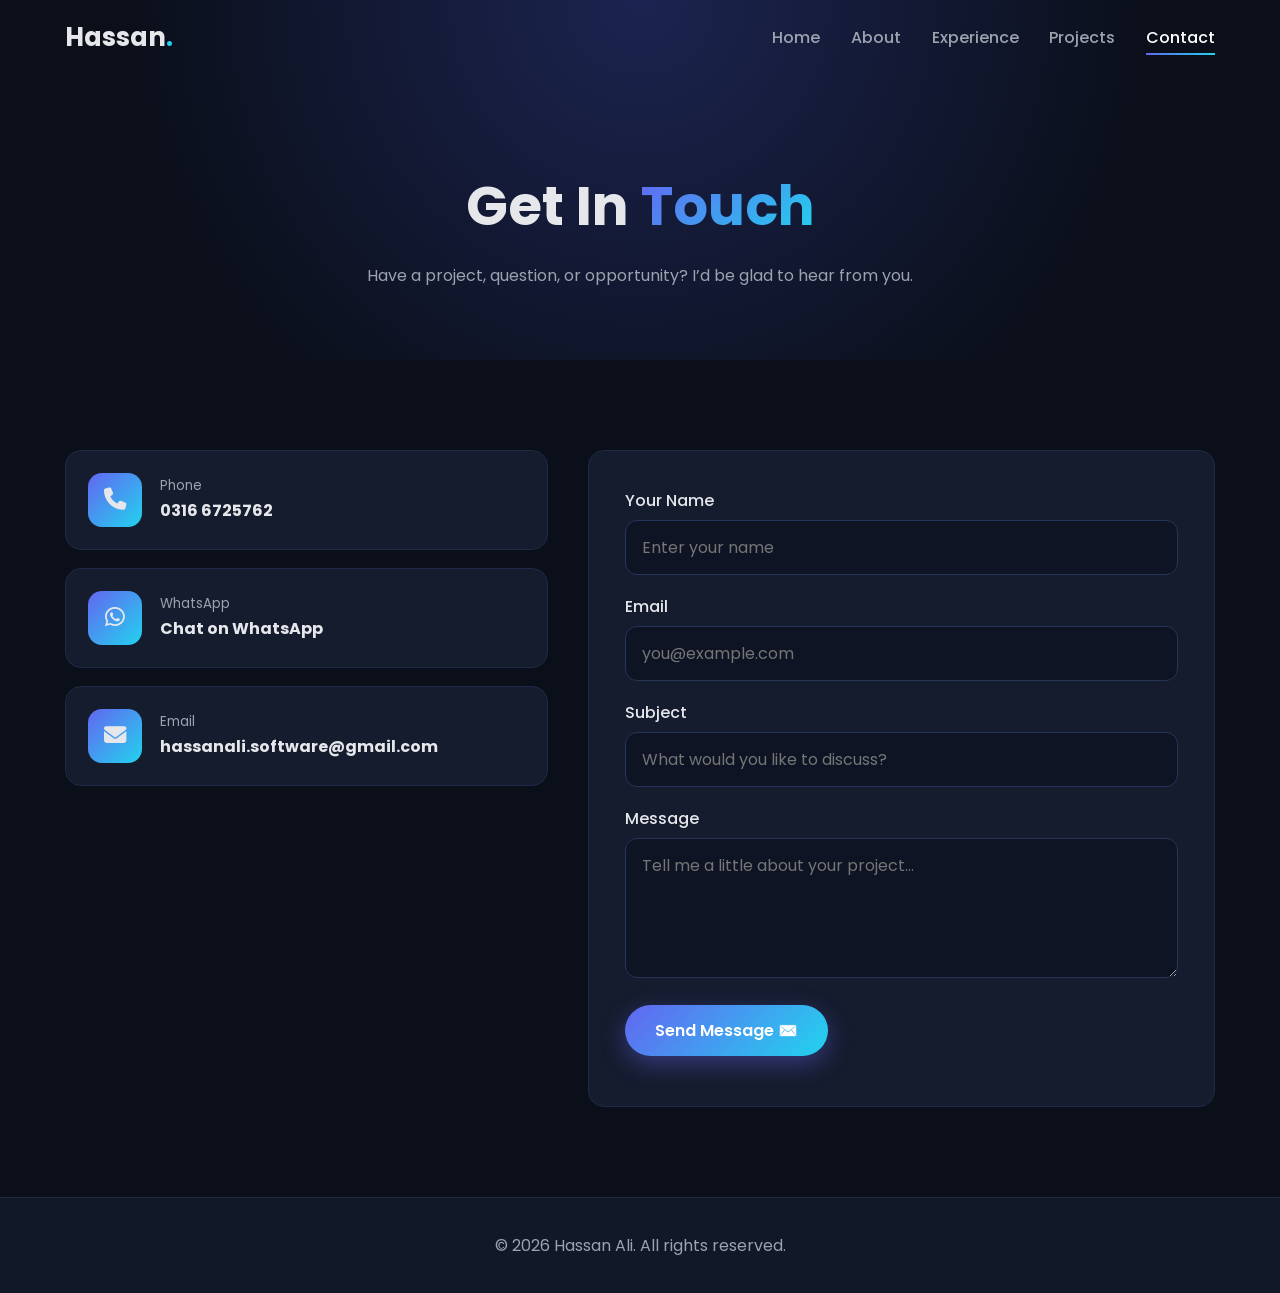
<file: portfolio/contact.html>
<!DOCTYPE html>
<html lang="en">
<head>
<meta charset="UTF-8">
<meta name="viewport" content="width=device-width, initial-scale=1.0">
<title>Contact | Hassan Ali</title>
<meta name="description" content="Contact Hassan Ali to discuss a web development project, collaboration, or opportunity.">
<link rel="preconnect" href="https://fonts.googleapis.com">
<link href="https://fonts.googleapis.com/css2?family=Poppins:wght@300;400;500;600;700;800&display=swap" rel="stylesheet">
<link rel="stylesheet" href="https://cdnjs.cloudflare.com/ajax/libs/font-awesome/6.5.1/css/all.min.css">
<link rel="stylesheet" href="css/style.css">
</head>
<body>
<div id="loader"><div class="spinner"></div></div>
<div id="progress"></div>

<header>
  <nav class="container">
    <a href="index.html" class="logo">Hassan<span>.</span></a>
    <ul class="nav-links" id="primary-navigation">
      <li><a href="index.html">Home</a></li>
      <li><a href="about.html">About</a></li>
      <li><a href="experience.html">Experience</a></li>
      <li><a href="projects.html">Projects</a></li>
      <li><a href="contact.html" class="active">Contact</a></li>
    </ul>
    <button class="menu-btn" aria-label="Open menu" aria-expanded="false" aria-controls="primary-navigation">☰</button>
  </nav>
</header>

<div class="page-hero">
  <div class="container">
    <h1>Get In <span class="gradient-text">Touch</span></h1>
    <p>Have a project, question, or opportunity? I’d be glad to hear from you.</p>
  </div>
</div>

<section>
  <div class="container contact-grid">
    <div class="reveal left">
      <a class="c-item" href="tel:+923166725762"><div class="ic"><i class="fa-solid fa-phone"></i></div><div><small>Phone</small><b>0316 6725762</b></div></a>
      <a class="c-item" href="https://wa.me/923166725762" target="_blank" rel="noopener"><div class="ic"><i class="fa-brands fa-whatsapp"></i></div><div><small>WhatsApp</small><b>Chat on WhatsApp</b></div></a>
      <a class="c-item" href="mailto:hassanali.software@gmail.com"><div class="ic"><i class="fa-solid fa-envelope"></i></div><div><small>Email</small><b>hassanali.software@gmail.com</b></div></a>
    </div>

    <form id="contactForm" class="reveal right">
      <div class="field"><label for="name">Your Name</label><input id="name" name="name" type="text" required placeholder="Enter your name"></div>
      <div class="field"><label for="email">Email</label><input id="email" name="email" type="email" required placeholder="you@example.com"></div>
      <div class="field"><label for="subject">Subject</label><input id="subject" name="subject" type="text" placeholder="What would you like to discuss?"></div>
      <div class="field"><label for="message">Message</label><textarea id="message" name="message" required placeholder="Tell me a little about your project..."></textarea></div>
      <button class="btn btn-primary" type="submit">Send Message ✉️</button>
      <p id="formMsg" role="status" aria-live="polite"></p>
    </form>
  </div>
</section>

<footer><div class="container">© 2026 Hassan Ali. All rights reserved.</div></footer>
<button id="toTop" aria-label="Back to top">↑</button>
<script src="js/main.js"></script>
</body>
</html>
</file>
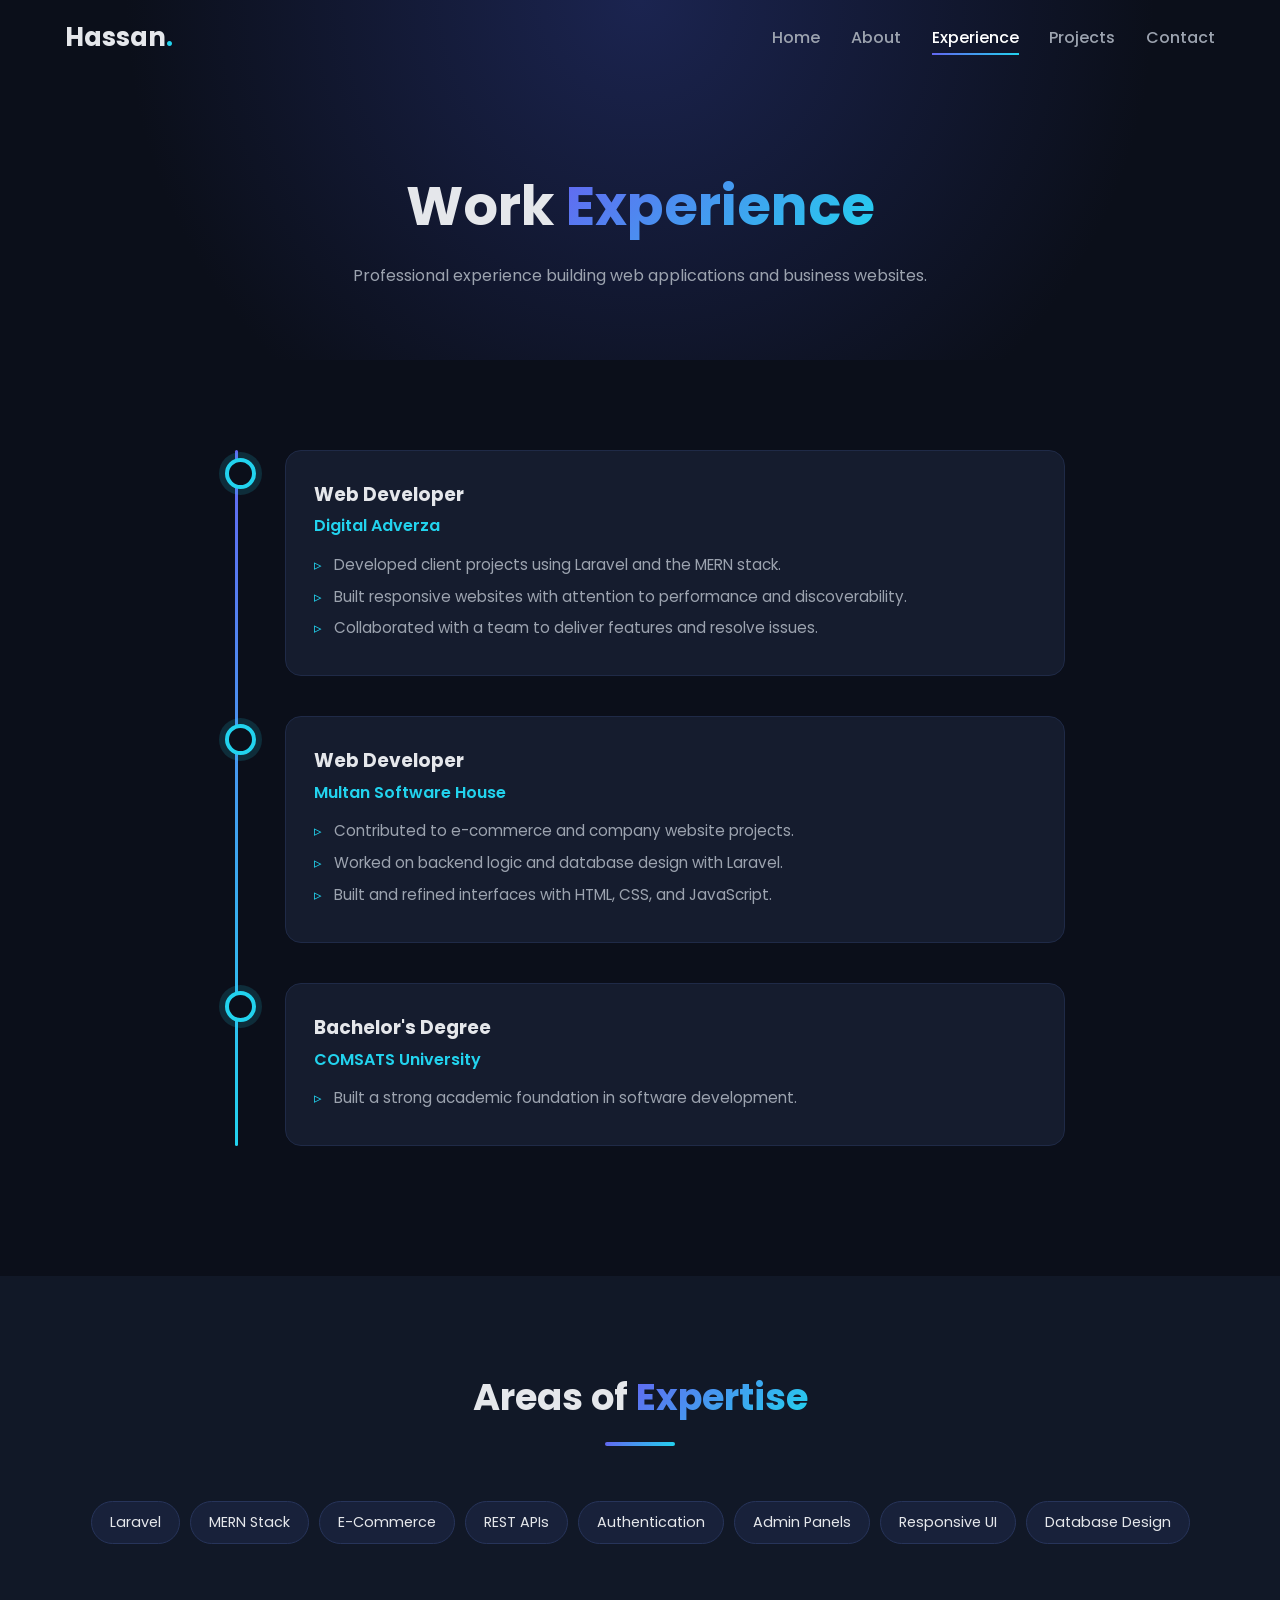
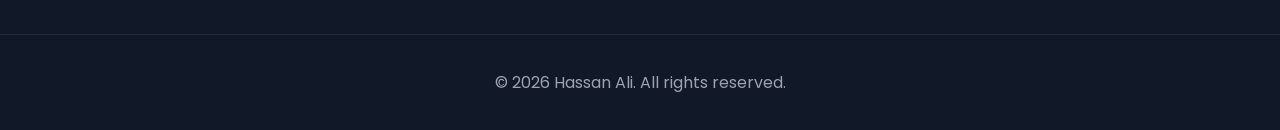
<file: portfolio/experience.html>
<!DOCTYPE html>
<html lang="en">
<head>
<meta charset="UTF-8">
<meta name="viewport" content="width=device-width, initial-scale=1.0">
<title>Experience | Hassan Ali</title>
<meta name="description" content="Explore Hassan Ali's professional web development experience with Laravel and the MERN stack.">
<link rel="preconnect" href="https://fonts.googleapis.com">
<link href="https://fonts.googleapis.com/css2?family=Poppins:wght@300;400;500;600;700;800&display=swap" rel="stylesheet">
<link rel="stylesheet" href="https://cdnjs.cloudflare.com/ajax/libs/font-awesome/6.5.1/css/all.min.css">
<link rel="stylesheet" href="css/style.css">
</head>
<body>
<div id="loader"><div class="spinner"></div></div>
<div id="progress"></div>

<header>
  <nav class="container">
    <a href="index.html" class="logo">Hassan<span>.</span></a>
    <ul class="nav-links" id="primary-navigation">
      <li><a href="index.html">Home</a></li>
      <li><a href="about.html">About</a></li>
      <li><a href="experience.html" class="active">Experience</a></li>
      <li><a href="projects.html">Projects</a></li>
      <li><a href="contact.html">Contact</a></li>
    </ul>
    <button class="menu-btn" aria-label="Open menu" aria-expanded="false" aria-controls="primary-navigation">☰</button>
  </nav>
</header>

<div class="page-hero">
  <div class="container">
    <h1>Work <span class="gradient-text">Experience</span></h1>
    <p>Professional experience building web applications and business websites.</p>
  </div>
</div>

<section>
  <div class="container">
    <div class="timeline">
      <div class="t-item reveal">
        <div class="t-card">
          <h3>Web Developer</h3>
          <div class="company">Digital Adverza</div>
          <ul>
            <li>Developed client projects using Laravel and the MERN stack.</li>
            <li>Built responsive websites with attention to performance and discoverability.</li>
            <li>Collaborated with a team to deliver features and resolve issues.</li>
          </ul>
        </div>
      </div>
      <div class="t-item reveal">
        <div class="t-card">
          <h3>Web Developer</h3>
          <div class="company">Multan Software House</div>
          <ul>
            <li>Contributed to e-commerce and company website projects.</li>
            <li>Worked on backend logic and database design with Laravel.</li>
            <li>Built and refined interfaces with HTML, CSS, and JavaScript.</li>
          </ul>
        </div>
      </div>
      <div class="t-item reveal">
        <div class="t-card">
          <h3>Bachelor's Degree</h3>
          <div class="company">COMSATS University</div>
          <ul>
            <li>Built a strong academic foundation in software development.</li>
          </ul>
        </div>
      </div>
    </div>
  </div>
</section>

<section style="background:var(--bg2)">
  <div class="container">
    <div class="sec-title reveal"><h2>Areas of <span class="gradient-text">Expertise</span></h2><div class="line"></div></div>
    <div class="tags reveal" style="justify-content:center">
      <span>Laravel</span><span>MERN Stack</span><span>E-Commerce</span><span>REST APIs</span><span>Authentication</span><span>Admin Panels</span><span>Responsive UI</span><span>Database Design</span>
    </div>
  </div>
</section>

<footer><div class="container">© 2026 Hassan Ali. All rights reserved.</div></footer>
<button id="toTop" aria-label="Back to top">↑</button>
<script src="js/main.js"></script>
</body>
</html>
</file>
<file: portfolio/css/style.css>
:root{
  --bg:#0b0f1a;
  --bg2:#111827;
  --card:#151c2e;
  --text:#e5e7eb;
  --muted:#9ca3af;
  --accent:#6366f1;
  --accent2:#22d3ee;
  --grad:linear-gradient(135deg,#6366f1,#22d3ee);
  --radius:16px;
}
*{margin:0;padding:0;box-sizing:border-box}
html{scroll-behavior:smooth}
body{font-family:'Poppins',sans-serif;background:var(--bg);color:var(--text);line-height:1.7;overflow-x:hidden}
a{color:inherit;text-decoration:none}
ul{list-style:none}
img{max-width:100%}
.container{width:min(1150px,92%);margin:auto}
section{padding:90px 0}
.gradient-text{background:var(--grad);-webkit-background-clip:text;background-clip:text;color:transparent}

/* Loader */
#loader{position:fixed;inset:0;background:var(--bg);display:flex;align-items:center;justify-content:center;z-index:9999;transition:opacity .6s,visibility .6s}
#loader.hide{opacity:0;visibility:hidden}
.spinner{width:56px;height:56px;border:4px solid #23304d;border-top-color:var(--accent2);border-radius:50%;animation:spin 1s linear infinite}
@keyframes spin{to{transform:rotate(360deg)}}

/* Scroll progress */
#progress{position:fixed;top:0;left:0;height:3px;width:0;background:var(--grad);z-index:1100}

/* Navbar */
header{position:fixed;top:0;width:100%;z-index:1000;transition:.3s}
header.scrolled{background:rgba(11,15,26,.85);backdrop-filter:blur(12px);box-shadow:0 4px 30px rgba(0,0,0,.4)}
nav{display:flex;justify-content:space-between;align-items:center;height:76px}
.logo{font-size:1.6rem;font-weight:700}
.logo span{color:var(--accent2)}
.nav-links{display:flex;gap:clamp(18px,2.4vw,34px)}
.nav-links a{position:relative;font-weight:500;color:var(--muted);transition:.3s}
.nav-links a::after{content:'';position:absolute;left:0;bottom:-6px;width:0;height:2px;background:var(--grad);transition:.3s}
.nav-links a:hover,.nav-links a.active{color:#fff}
.nav-links a:hover::after,.nav-links a.active::after{width:100%}
.menu-btn{display:none;font-size:1.7rem;background:none;border:none;color:#fff;cursor:pointer}

/* Buttons */
.btn{display:inline-block;padding:13px 30px;border-radius:50px;font-weight:600;border:none;cursor:pointer;transition:.3s;font-size:1rem;font-family:inherit}
.btn-primary{background:var(--grad);color:#fff;box-shadow:0 8px 25px rgba(99,102,241,.4)}
.btn-primary:hover{transform:translateY(-4px);box-shadow:0 12px 30px rgba(34,211,238,.4)}
.btn-outline{border:2px solid var(--accent);color:#fff;background:transparent}
.btn-outline:hover{background:var(--accent);transform:translateY(-4px)}

/* Hero */
.hero{min-height:100vh;display:flex;align-items:center;position:relative;overflow:hidden;padding-top:90px}
.hero-grid{display:grid;grid-template-columns:minmax(0,1.2fr) minmax(0,1fr);gap:clamp(28px,4vw,50px);align-items:center}
.hero small{color:var(--accent2);font-weight:600;letter-spacing:2px;text-transform:uppercase}
.hero h1{font-size:clamp(2.4rem,6vw,4.2rem);line-height:1.15;margin:12px 0}
.hero h2{font-size:1.5rem;font-weight:500;color:var(--muted);min-height:2.4rem}
.typed-cursor{border-right:3px solid var(--accent2);animation:blink .8s infinite;margin-left:3px}
@keyframes blink{50%{border-color:transparent}}
.hero p.lead{margin:18px 0 30px;color:var(--muted);max-width:540px}
.hero-btns{display:flex;gap:16px;flex-wrap:wrap}
.socials{display:flex;gap:14px;margin-top:34px}
.socials a{width:46px;height:46px;border-radius:50%;border:1px solid #2a3552;display:flex;align-items:center;justify-content:center;transition:.3s;font-size:1.1rem}
.socials a:hover{background:var(--grad);transform:translateY(-5px);border-color:transparent}
.avatar-wrap{position:relative;display:flex;justify-content:center}
.avatar{width:330px;height:330px;border-radius:50%;background:var(--grad);display:flex;align-items:center;justify-content:center;font-size:7rem;font-weight:800;color:#fff;box-shadow:0 0 80px rgba(99,102,241,.5);animation:float 5s ease-in-out infinite;position:relative;z-index:2;isolation:isolate}
.avatar img{position:absolute;inset:0;width:100%;height:100%;object-fit:cover;border-radius:inherit;opacity:.72;z-index:-1}
.avatar span{color:#fff;text-shadow:0 3px 20px rgba(0,0,0,.7)}
.avatar-wrap::before{content:'';position:absolute;width:390px;height:390px;border-radius:50%;border:2px dashed #2f3b61;animation:spin 25s linear infinite}
@keyframes float{50%{transform:translateY(-22px)}}
.blob{position:absolute;border-radius:50%;filter:blur(90px);opacity:.35;z-index:0}
.blob.b1{width:380px;height:380px;background:#6366f1;top:-80px;left:-100px;animation:float 7s infinite}
.blob.b2{width:320px;height:320px;background:#22d3ee;bottom:-80px;right:-60px;animation:float 9s infinite reverse}
#particles{position:absolute;inset:0;z-index:0}
.hero .container{position:relative;z-index:2}

/* Section titles */
.sec-title{text-align:center;margin-bottom:55px}
.sec-title h2{font-size:2.3rem}
.sec-title p{color:var(--muted)}
.sec-title .line{width:70px;height:4px;background:var(--grad);margin:14px auto 0;border-radius:4px}

/* Page header (inner pages) */
.page-hero{padding:160px 0 70px;text-align:center;background:radial-gradient(circle at top,#1b2450,transparent 70%)}
.page-hero h1{font-size:clamp(2.2rem,5vw,3.4rem)}
.page-hero p{color:var(--muted);max-width:600px;margin:10px auto 0}

/* Stats */
.stats{display:grid;grid-template-columns:repeat(4,minmax(0,1fr));gap:22px}
.stat{background:var(--card);border-radius:var(--radius);padding:30px;text-align:center;border:1px solid #1f2a47;transition:.3s}
.stat:hover{transform:translateY(-8px);border-color:var(--accent)}
.stat h3{font-size:2.4rem}
.stat p{color:var(--muted)}

/* Cards */
.grid-3{display:grid;grid-template-columns:repeat(3,minmax(0,1fr));gap:26px}
.grid-2{display:grid;grid-template-columns:repeat(2,minmax(0,1fr));gap:26px}
.card{background:var(--card);border-radius:var(--radius);padding:32px;border:1px solid #1f2a47;transition:.35s;position:relative;overflow:hidden}
.card::before{content:'';position:absolute;inset:0;background:var(--grad);opacity:0;transition:.35s;z-index:0}
.card:hover{transform:translateY(-10px);box-shadow:0 20px 45px rgba(0,0,0,.45);border-color:var(--accent)}
.card>*{position:relative;z-index:1}
.card .icon{font-size:2.2rem;margin-bottom:14px;display:inline-block}
.card h3{margin-bottom:8px}
.card p{color:var(--muted);font-size:.95rem}

/* Skills */
.skill{margin-bottom:22px}
.skill-top{display:flex;justify-content:space-between;font-weight:500;margin-bottom:8px}
.bar{height:10px;background:#1e2742;border-radius:10px;overflow:hidden}
.bar span{display:block;height:100%;width:0;background:var(--grad);border-radius:10px;transition:width 1.6s ease}
.tags{display:flex;flex-wrap:wrap;gap:10px}
.tags span{padding:8px 18px;border-radius:50px;background:#18213a;border:1px solid #27345a;font-size:.9rem;transition:.3s}
.tags span:hover{background:var(--accent);transform:translateY(-3px)}

/* About */
.about-grid{display:grid;grid-template-columns:minmax(0,1fr) minmax(0,1.2fr);gap:clamp(28px,5vw,55px);align-items:center}
.about-grid>*{min-width:0}
.about-box{background:var(--grad);border-radius:var(--radius);padding:3px}
.about-box div{background:var(--bg2);border-radius:14px;padding:40px;text-align:center}
.about-box h3{font-size:3.2rem}
.about-text p{color:var(--muted);margin-bottom:16px}
.info-list li{padding:8px 0;border-bottom:1px solid #1f2a47;display:flex;gap:10px;min-width:0;overflow-wrap:anywhere}
.info-list b{min-width:110px;color:var(--accent2)}
.about-visual-section{background:var(--bg2)}
.about-gallery{display:grid;grid-template-columns:1.15fr 1fr;grid-template-rows:repeat(2,minmax(190px,230px));gap:20px}
.about-photo{position:relative;min-height:0;border:1px solid #27345a;border-radius:var(--radius);overflow:hidden;background:var(--card);isolation:isolate}
.about-photo-feature{grid-row:span 2}
.about-photo::after{content:'';position:absolute;inset:0;background:linear-gradient(0deg,rgba(8,12,23,.9),rgba(8,12,23,.08) 72%);z-index:0}
.about-photo img{width:100%;height:100%;object-fit:cover;transition:transform .7s ease,filter .7s ease}
.about-photo:hover img{transform:scale(1.06);filter:saturate(1.15)}
.about-photo figcaption{position:absolute;right:24px;bottom:22px;left:24px;display:grid;gap:5px;z-index:1}
.about-photo figcaption span{color:var(--accent2);font-size:.72rem;font-weight:600;letter-spacing:1.5px}
.about-photo figcaption strong{font-size:clamp(1rem,2vw,1.3rem);line-height:1.4}

/* Timeline */
.timeline{position:relative;max-width:850px;margin:auto}
.timeline::before{content:'';position:absolute;left:20px;top:0;bottom:0;width:3px;background:var(--grad);border-radius:3px}
.t-item{position:relative;padding-left:70px;margin-bottom:40px}
.t-item::before{content:'';position:absolute;left:10px;top:8px;width:23px;height:23px;border-radius:50%;background:var(--bg);border:4px solid var(--accent2);box-shadow:0 0 0 6px rgba(34,211,238,.15)}
.t-card{background:var(--card);padding:28px;border-radius:var(--radius);border:1px solid #1f2a47;transition:.3s}
.t-card:hover{transform:translateX(8px);border-color:var(--accent)}
.t-card h3{margin-bottom:2px}
.t-card .company{color:var(--accent2);font-weight:600}
.t-card ul{margin-top:12px;color:var(--muted);font-size:.95rem}
.t-card li{padding-left:20px;position:relative;margin-bottom:6px}
.t-card li::before{content:'▹';position:absolute;left:0;color:var(--accent2)}

/* Projects */
.filters{display:flex;gap:12px;justify-content:center;flex-wrap:wrap;margin-bottom:40px}
.filters button{padding:9px 24px;border-radius:50px;border:1px solid #2a3552;background:transparent;color:var(--text);cursor:pointer;font-family:inherit;transition:.3s}
.filters button.active,.filters button:hover{background:var(--grad);border-color:transparent}
.project{background:var(--card);border-radius:var(--radius);overflow:hidden;border:1px solid #1f2a47;transition:.4s}
.project:hover{transform:translateY(-10px);box-shadow:0 22px 50px rgba(0,0,0,.5);border-color:var(--accent)}
.project.hidden{display:none}
.p-thumb{height:210px;display:flex;align-items:center;justify-content:center;font-size:4.5rem;position:relative;overflow:hidden;background:var(--bg2)}
.p-thumb img{position:absolute;inset:0;width:100%;height:100%;object-fit:cover;opacity:.72;transition:transform .7s ease,opacity .7s ease}
.p-thumb span{position:relative;z-index:1;filter:drop-shadow(0 3px 12px rgba(0,0,0,.7));transition:transform .5s ease}
.p-thumb::after{content:'';position:absolute;inset:0;background:linear-gradient(0deg,rgba(11,15,26,.55),transparent 70%),linear-gradient(120deg,transparent 30%,rgba(255,255,255,.18),transparent 70%);transform:translateX(-120%);transition:transform .8s}
.project:hover .p-thumb::after{transform:translateX(120%)}
.project:hover .p-thumb img{transform:scale(1.08);opacity:.88}
.project:hover .p-thumb span{transform:translateY(-5px) scale(1.08)}
.p-body{padding:26px}
.p-body h3{margin-bottom:6px}
.p-body p{color:var(--muted);font-size:.93rem;margin-bottom:14px}
.badge{font-size:.75rem;color:var(--accent2);text-transform:uppercase;letter-spacing:1px;font-weight:600}

/* CTA */
.cta{background:var(--grad);border-radius:24px;padding:60px 30px;text-align:center}
.cta h2{font-size:2.2rem;margin-bottom:10px}
.cta .btn{background:#fff;color:#111;margin-top:20px}
.cta .btn:hover{transform:translateY(-4px) scale(1.04)}

/* Contact */
.contact-grid{display:grid;grid-template-columns:minmax(0,1fr) minmax(0,1.3fr);gap:clamp(24px,4vw,40px)}
.contact-grid>*{min-width:0}
.c-item{display:flex;gap:18px;align-items:center;background:var(--card);padding:22px;border-radius:var(--radius);margin-bottom:18px;border:1px solid #1f2a47;transition:.3s}
.c-item>div:last-child{min-width:0}
.c-item b{overflow-wrap:anywhere}
.c-item:hover{transform:translateX(8px);border-color:var(--accent)}
.c-item .ic{width:54px;height:54px;border-radius:14px;background:var(--grad);display:flex;align-items:center;justify-content:center;font-size:1.4rem;flex-shrink:0}
.c-item small{color:var(--muted);display:block}
form{background:var(--card);padding:36px;border-radius:var(--radius);border:1px solid #1f2a47}
.field{margin-bottom:18px}
.field label{display:block;margin-bottom:6px;font-weight:500}
.field input,.field textarea{width:100%;padding:14px 16px;background:#0e1424;border:1px solid #27345a;border-radius:12px;color:#fff;font-family:inherit;font-size:1rem;outline:none;transition:.3s}
.field input:focus,.field textarea:focus{border-color:var(--accent2);box-shadow:0 0 0 4px rgba(34,211,238,.12)}
.field textarea{min-height:140px;resize:vertical}
#formMsg{margin-top:14px;color:var(--accent2);font-weight:500}
button:focus-visible,a:focus-visible,input:focus-visible,textarea:focus-visible{outline:2px solid var(--accent2);outline-offset:4px}

/* Footer */
footer{background:var(--bg2);padding:34px 0;text-align:center;color:var(--muted);border-top:1px solid #1f2a47}

/* Back to top */
#toTop{position:fixed;right:24px;bottom:24px;width:50px;height:50px;border-radius:50%;background:var(--grad);border:none;color:#fff;font-size:1.3rem;cursor:pointer;opacity:0;visibility:hidden;transition:.3s;z-index:900}
#toTop.show{opacity:1;visibility:visible}
#toTop:hover{transform:translateY(-5px)}

/* Reveal animations */
.reveal{opacity:0;transform:translateY(50px);transition:opacity .9s ease,transform .9s ease}
.reveal.left{transform:translateX(-30px)}
.reveal.right{transform:translateX(30px)}
.reveal.show{opacity:1;transform:none}

/* Responsive */
@media(max-width:900px){
  .hero-grid,.about-grid,.contact-grid{grid-template-columns:1fr}
  .about-gallery{grid-template-rows:repeat(2,minmax(170px,210px))}
  .grid-3,.grid-2{grid-template-columns:1fr 1fr}
  .stats{grid-template-columns:1fr 1fr}
  .reveal.left,.reveal.right{transform:translateY(35px)}
  .avatar-wrap{order:-1}
  .avatar{width:240px;height:240px;font-size:5rem}
  .avatar-wrap::before{width:290px;height:290px}
  .hero{text-align:center}
  .hero p.lead{margin-inline:auto}
  .hero-btns,.socials{justify-content:center}
}
@media(max-width:700px){
  .menu-btn{display:block}
  .nav-links{position:fixed;top:76px;right:0;width:100%;flex-direction:column;background:rgba(11,15,26,.97);text-align:center;padding:30px 0;gap:24px;opacity:0;visibility:hidden;pointer-events:none;transform:translateY(-8px);transition:opacity .3s,transform .3s,visibility .3s}
  .nav-links.open{opacity:1;visibility:visible;pointer-events:auto;transform:translateY(0)}
  .grid-3,.grid-2{grid-template-columns:1fr}
  .about-gallery{grid-template-columns:1fr;grid-template-rows:none}
  .about-photo,.about-photo-feature{grid-row:auto;aspect-ratio:4/3}
  form{padding:24px}
  .c-item{padding:18px;gap:14px}
}
@media(max-width:480px){
  .avatar{width:210px;height:210px;font-size:4.5rem}
  .avatar-wrap::before{width:min(260px,calc(100vw - 48px));height:min(260px,calc(100vw - 48px))}
  .hero h2{font-size:1.25rem}
  .stats{gap:14px}
  .stat{padding:22px 14px}
  .stat h3{font-size:2rem}
  .sec-title h2{font-size:1.9rem}
  .page-hero{padding:140px 0 56px}
  section{padding:70px 0}
}
@media(prefers-reduced-motion:reduce){
  *,*::before,*::after{scroll-behavior:auto!important;animation-duration:.01ms!important;animation-iteration-count:1!important;transition-duration:.01ms!important}
  .reveal{opacity:1;transform:none}
}
</file>
